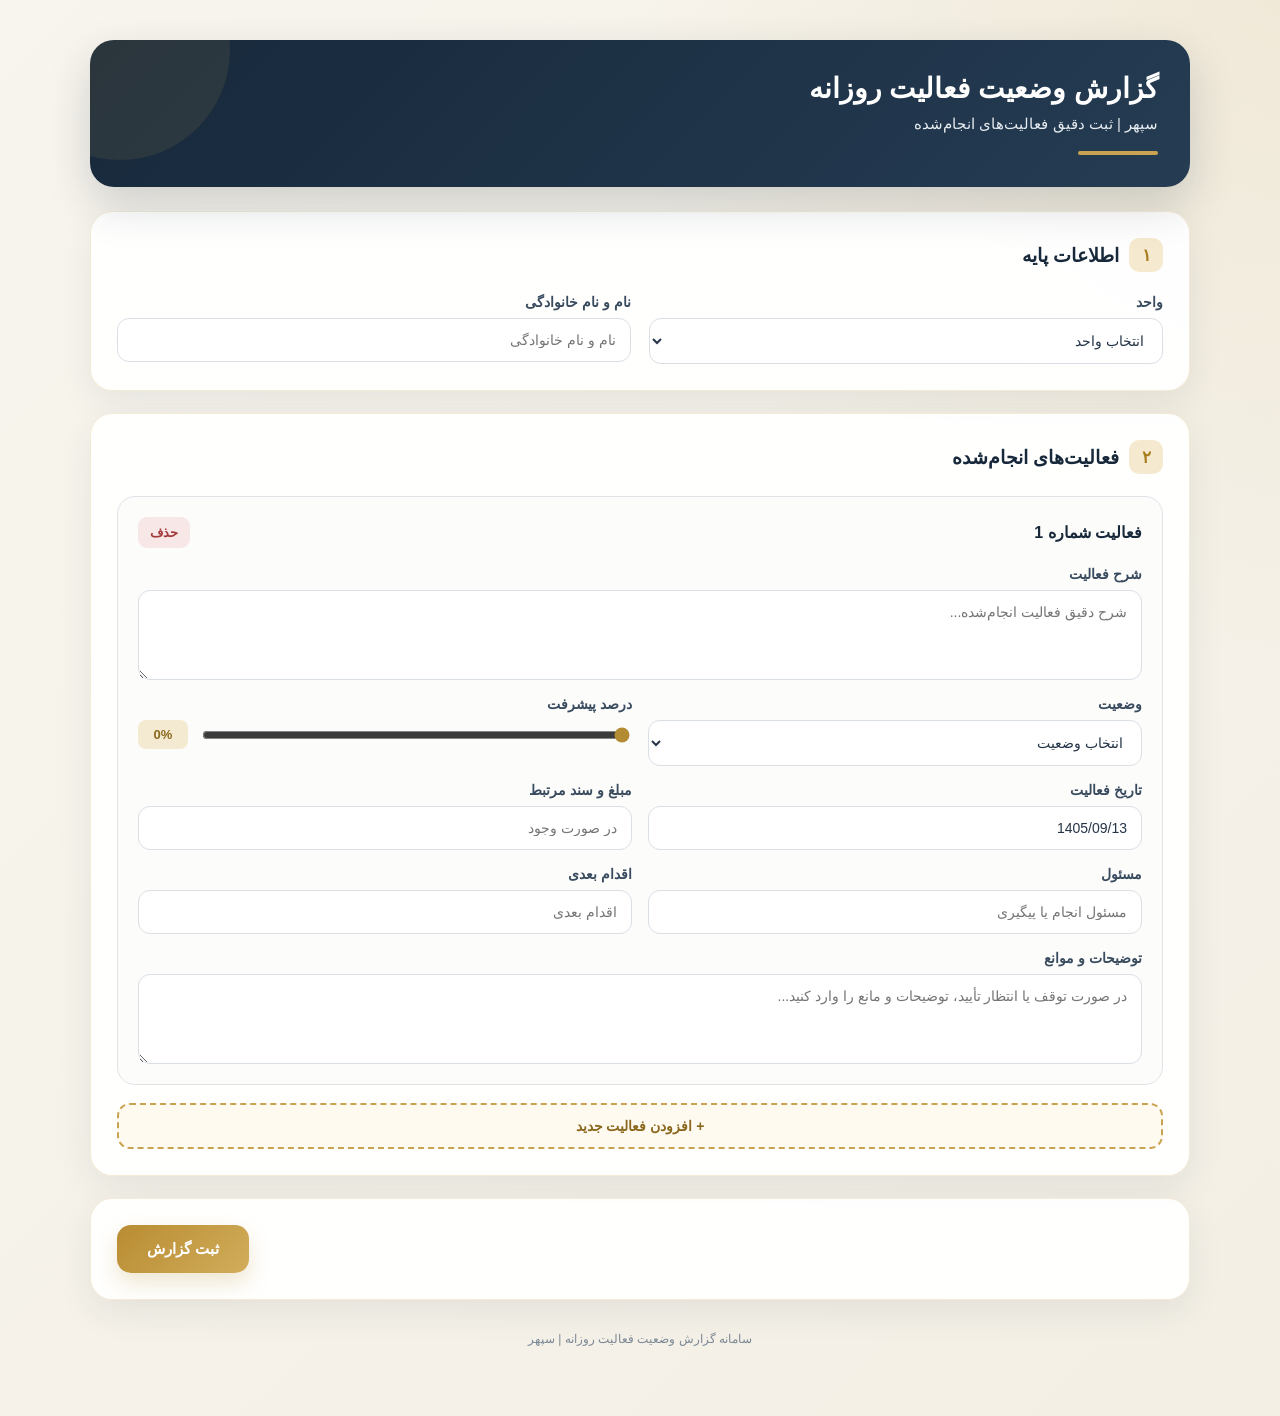
<file: index.html>
<!DOCTYPE html>
<html lang="fa" dir="rtl">
<head>
  <meta charset="UTF-8" />
  <meta name="viewport" content="width=device-width, initial-scale=1.0" />

  <title>گزارش وضعیت فعالیت روزانه | سپهر</title>

  <style>
    * {
      box-sizing: border-box;
    }

    body {
      margin: 0;
      min-height: 100vh;
      font-family: Tahoma, Arial, sans-serif;
      background:
        radial-gradient(circle at top right, rgba(191, 151, 58, 0.10), transparent 35%),
        linear-gradient(135deg, #f8f5ee 0%, #f3efe5 100%);
      color: #1d2b3a;
    }

    .container {
      width: min(1100px, calc(100% - 32px));
      margin: 40px auto;
    }

    .header {
      background: linear-gradient(135deg, #17283a, #253c53);
      color: white;
      border-radius: 24px;
      padding: 32px;
      box-shadow: 0 18px 45px rgba(23, 40, 58, 0.18);
      margin-bottom: 24px;
      position: relative;
      overflow: hidden;
    }

    .header::after {
      content: "";
      position: absolute;
      width: 220px;
      height: 220px;
      border-radius: 50%;
      background: rgba(207, 169, 78, 0.10);
      left: -80px;
      top: -100px;
    }

    .header h1 {
      margin: 0 0 10px;
      font-size: 28px;
      font-weight: 800;
      position: relative;
      z-index: 1;
    }

    .header p {
      margin: 0;
      color: #e8edf2;
      font-size: 15px;
      position: relative;
      z-index: 1;
    }

    .gold-line {
      width: 80px;
      height: 4px;
      border-radius: 10px;
      background: #c9a34f;
      margin: 18px 0 0;
    }

    .card {
      background: rgba(255, 255, 255, 0.95);
      border: 1px solid rgba(201, 163, 79, 0.22);
      border-radius: 22px;
      padding: 26px;
      margin-bottom: 22px;
      box-shadow: 0 12px 35px rgba(30, 45, 60, 0.08);
    }

    .section-title {
      display: flex;
      align-items: center;
      gap: 10px;
      margin: 0 0 22px;
      color: #17283a;
      font-size: 19px;
      font-weight: 800;
    }

    .section-title span {
      width: 34px;
      height: 34px;
      display: flex;
      align-items: center;
      justify-content: center;
      background: #f5ead0;
      color: #a77d20;
      border-radius: 10px;
      font-size: 17px;
    }

    .form-grid {
      display: grid;
      grid-template-columns: 1fr 1fr;
      gap: 18px;
    }

    .field {
      display: flex;
      flex-direction: column;
      gap: 8px;
    }

    .field.full {
      grid-column: 1 / -1;
    }

    label {
      font-size: 14px;
      font-weight: 700;
      color: #394b5e;
    }

    input,
    select,
    textarea {
      width: 100%;
      border: 1px solid #d9dfe5;
      border-radius: 12px;
      padding: 13px 14px;
      font-family: inherit;
      font-size: 14px;
      color: #243447;
      background: #fff;
      outline: none;
      transition: all 0.2s ease;
    }

    input:focus,
    select:focus,
    textarea:focus {
      border-color: #c9a34f;
      box-shadow: 0 0 0 4px rgba(201, 163, 79, 0.10);
    }

    textarea {
      resize: vertical;
      min-height: 90px;
    }

    .activities {
      display: flex;
      flex-direction: column;
      gap: 18px;
    }

    .activity {
      border: 1px solid #e0e4e8;
      border-radius: 18px;
      padding: 20px;
      background: #fcfcfb;
      position: relative;
    }

    .activity-header {
      display: flex;
      justify-content: space-between;
      align-items: center;
      margin-bottom: 18px;
      gap: 10px;
    }

    .activity-number {
      font-weight: 800;
      color: #17283a;
      font-size: 16px;
    }

    .remove-btn {
      border: none;
      background: #f8e7e7;
      color: #a33b3b;
      padding: 8px 12px;
      border-radius: 9px;
      cursor: pointer;
      font-family: inherit;
      font-weight: 700;
    }

    .remove-btn:hover {
      background: #f2d3d3;
    }

    .activity-grid {
      display: grid;
      grid-template-columns: repeat(2, 1fr);
      gap: 16px;
    }

    .activity-grid .full {
      grid-column: 1 / -1;
    }

    .progress-wrapper {
      display: flex;
      align-items: center;
      gap: 12px;
    }

    .progress-wrapper input[type="range"] {
      padding: 0;
      border: none;
      box-shadow: none;
      accent-color: #b38b32;
    }

    .progress-value {
      min-width: 50px;
      text-align: center;
      background: #f4ead1;
      color: #8a681d;
      padding: 7px 9px;
      border-radius: 8px;
      font-weight: 800;
      font-size: 13px;
    }

    .add-btn {
      width: 100%;
      border: 2px dashed #c9a34f;
      background: #fffaf0;
      color: #8a681d;
      border-radius: 13px;
      padding: 13px;
      font-family: inherit;
      font-size: 14px;
      font-weight: 800;
      cursor: pointer;
      margin-top: 18px;
    }

    .add-btn:hover {
      background: #fff5dd;
    }

    .submit-area {
      display: flex;
      justify-content: flex-end;
      align-items: center;
      gap: 15px;
      flex-wrap: wrap;
    }

    .submit-btn {
      border: none;
      border-radius: 14px;
      padding: 15px 30px;
      background: linear-gradient(135deg, #b88c32, #d2ad5b);
      color: white;
      font-family: inherit;
      font-size: 15px;
      font-weight: 800;
      cursor: pointer;
      box-shadow: 0 10px 22px rgba(184, 140, 50, 0.22);
      transition: all 0.2s ease;
    }

    .submit-btn:hover {
      transform: translateY(-2px);
      box-shadow: 0 13px 26px rgba(184, 140, 50, 0.28);
    }

    .submit-btn:disabled {
      opacity: 0.6;
      cursor: not-allowed;
      transform: none;
    }

    .status-message {
      display: none;
      padding: 13px 16px;
      border-radius: 12px;
      font-size: 14px;
      font-weight: 700;
    }

    .status-message.success {
      display: block;
      background: #e8f6ec;
      color: #24703b;
      border: 1px solid #bde5c8;
    }

    .status-message.error {
      display: block;
      background: #fff0f0;
      color: #9b3030;
      border: 1px solid #efc4c4;
    }

    .status-message.loading {
      display: block;
      background: #f1f5f9;
      color: #425466;
      border: 1px solid #d9e0e7;
    }

    .footer {
      text-align: center;
      color: #7a8794;
      font-size: 12px;
      padding: 10px 0 30px;
    }

    @media (max-width: 768px) {
      .container {
        width: min(100% - 20px, 1100px);
        margin: 20px auto;
      }

      .header {
        padding: 24px 20px;
      }

      .header h1 {
        font-size: 22px;
      }

      .card {
        padding: 18px;
      }

      .form-grid,
      .activity-grid {
        grid-template-columns: 1fr;
      }

      .field.full,
      .activity-grid .full {
        grid-column: auto;
      }

      .submit-area {
        flex-direction: column;
        align-items: stretch;
      }

      .submit-btn {
        width: 100%;
      }
    }
  </style>
</head>

<body>

<div class="container">

  <header class="header">
    <h1>گزارش وضعیت فعالیت روزانه</h1>
    <p>سپهر | ثبت دقیق فعالیت‌های انجام‌شده</p>
    <div class="gold-line"></div>
  </header>

  <form id="reportForm">

    <!-- اطلاعات پایه -->
    <section class="card">

      <h2 class="section-title">
        <span>۱</span>
        اطلاعات پایه
      </h2>

      <div class="form-grid">

        <div class="field">
          <label for="unit">
            واحد
          </label>

          <select id="unit" required>
            <option value="">انتخاب واحد</option>
            <option value="0">مارکتینگ</option>
            <option value="1">مالی</option>
            <option value="2">حقوقی</option>
            <option value="3">دفتر مدیر عامل</option>
            <option value="4">منابع انسانی</option>
          </select>
        </div>

        <div class="field">
          <label for="employee">
            نام و نام خانوادگی
          </label>

          <input
            type="text"
            id="employee"
            placeholder="نام و نام خانوادگی"
            autocomplete="name"
            required
          />
        </div>

      </div>
    </section>


    <!-- فعالیت ها -->
    <section class="card">

      <h2 class="section-title">
        <span>۲</span>
        فعالیت‌های انجام‌شده
      </h2>

      <div id="activities" class="activities"></div>

      <button
        type="button"
        class="add-btn"
        id="addActivityBtn"
      >
        + افزودن فعالیت جدید
      </button>

    </section>


    <!-- ارسال -->
    <section class="card">

      <div id="statusMessage" class="status-message"></div>

      <div class="submit-area">

        <button
          type="submit"
          class="submit-btn"
          id="submitBtn"
        >
          ثبت گزارش
        </button>

      </div>

    </section>

  </form>

  <div class="footer">
    سامانه گزارش وضعیت فعالیت روزانه | سپهر
  </div>

</div>


<script>

/* =========================================================
   GOOGLE APPS SCRIPT
   ========================================================= */

const GOOGLE_APPS_SCRIPT_URL =
  'https://script.google.com/macros/s/AKfycbzf80N18t6Fe5T5SQHNmDSaqUEzt9qBaTj2U4WNeESonhiqoJ00KfeF03MOY9C4lycd/exec';


/* =========================================================
   UNIT NAMES
   ========================================================= */

const UNIT_NAMES = [
  'مارکتینگ',
  'مالی',
  'حقوقی',
  'دفتر مدیر عامل',
  'منابع انسانی'
];


/* =========================================================
   ELEMENTS
   ========================================================= */

const reportForm = document.getElementById('reportForm');
const activitiesContainer = document.getElementById('activities');
const addActivityBtn = document.getElementById('addActivityBtn');
const submitBtn = document.getElementById('submitBtn');
const statusMessage = document.getElementById('statusMessage');


/* =========================================================
   JALALI DATE
   ========================================================= */

function gregorianToJalali(gy, gm, gd) {

  const g_d_m = [
    0,
    31,
    59,
    90,
    120,
    151,
    181,
    212,
    243,
    273,
    304,
    334
  ];

  let jy;

  if (gy > 1600) {
    jy = 979;
    gy -= 1600;
  } else {
    jy = 0;
    gy -= 621;
  }

  const gy2 = gm > 2 ? gy + 1 : gy;

  let days =
    365 * gy +
    Math.floor((gy2 + 3) / 4) -
    Math.floor((gy2 + 99) / 100) +
    Math.floor((gy2 + 399) / 400) -
    80 +
    gd +
    g_d_m[gm - 1];

  jy += 33 * Math.floor(days / 12053);

  days %= 12053;

  jy += 4 * Math.floor(days / 1461);

  days %= 1461;

  if (days > 365) {
    jy += Math.floor((days - 1) / 365);
    days = (days - 1) % 365;
  }

  let jm;

  if (days < 186) {
    jm = 1 + Math.floor(days / 31);
  } else {
    jm = 7 + Math.floor((days - 186) / 30);
  }

  const jd =
    1 +
    (days < 186
      ? days % 31
      : (days - 186) % 30);

  return [
    jy,
    String(jm).padStart(2, '0'),
    String(jd).padStart(2, '0')
  ].join('/');
}


function todayJalali() {

  const now = new Date();

  return gregorianToJalali(
    now.getFullYear(),
    now.getMonth() + 1,
    now.getDate()
  );
}


/* =========================================================
   STATUS
   ========================================================= */

function showStatus(message, type) {

  statusMessage.textContent = message;

  statusMessage.className =
    'status-message ' + type;
}


function clearStatus() {

  statusMessage.textContent = '';

  statusMessage.className =
    'status-message';
}


/* =========================================================
   ACTIVITY
   ========================================================= */

let activityCounter = 0;


function createActivity() {

  activityCounter++;

  const activity = document.createElement('div');

  activity.className = 'activity';

  activity.dataset.id = activityCounter;

  activity.innerHTML = `

    <div class="activity-header">

      <div class="activity-number">
        فعالیت شماره ${activityCounter}
      </div>

      <button
        type="button"
        class="remove-btn"
        onclick="removeActivity(this)"
      >
        حذف
      </button>

    </div>


    <div class="activity-grid">

      <div class="field full">

        <label>
          شرح فعالیت
        </label>

        <textarea
          class="description"
          placeholder="شرح دقیق فعالیت انجام‌شده..."
          required
        ></textarea>

      </div>


      <div class="field">

        <label>
          وضعیت
        </label>

        <select class="status" required>

          <option value="">
            انتخاب وضعیت
          </option>

          <option value="انجام شد">
            انجام شد
          </option>

          <option value="در حال انجام">
            در حال انجام
          </option>

          <option value="متوقف شده">
            متوقف شده
          </option>

          <option value="در انتظار تأیید">
            در انتظار تأیید
          </option>

        </select>

      </div>


      <div class="field">

        <label>
          درصد پیشرفت
        </label>

        <div class="progress-wrapper">

          <input
            type="range"
            class="progress"
            min="0"
            max="100"
            step="5"
            value="0"
          />

          <span class="progress-value">
            0%
          </span>

        </div>

      </div>


      <div class="field">

        <label>
          تاریخ فعالیت
        </label>

        <input
          type="text"
          class="activity-date"
          value="${todayJalali()}"
          placeholder="1405/06/29"
          required
        />

      </div>


      <div class="field">

        <label>
          مبلغ و سند مرتبط
        </label>

        <input
          type="text"
          class="document"
          placeholder="در صورت وجود"
        />

      </div>


      <div class="field">

        <label>
          مسئول
        </label>

        <input
          type="text"
          class="responsible"
          placeholder="مسئول انجام یا پیگیری"
        />

      </div>


      <div class="field">

        <label>
          اقدام بعدی
        </label>

        <input
          type="text"
          class="next-action"
          placeholder="اقدام بعدی"
        />

      </div>


      <div class="field full">

        <label>
          توضیحات و موانع
        </label>

        <textarea
          class="notes"
          placeholder="در صورت توقف یا انتظار تأیید، توضیحات و مانع را وارد کنید..."
        ></textarea>

      </div>

    </div>
  `;


  activitiesContainer.appendChild(activity);


  const progress =
    activity.querySelector('.progress');

  const progressValue =
    activity.querySelector('.progress-value');


  progress.addEventListener('input', function () {

    progressValue.textContent =
      this.value + '%';

  });


  const status =
    activity.querySelector('.status');

  const notes =
    activity.querySelector('.notes');


  status.addEventListener('change', function () {

    if (
      this.value === 'متوقف شده' ||
      this.value === 'در انتظار تأیید'
    ) {

      notes.required = true;

      notes.placeholder =
        'برای این وضعیت، توضیحات و مانع الزامی است...';

    } else {

      notes.required = false;

      notes.placeholder =
        'در صورت وجود، توضیحات و موانع را وارد کنید...';

    }

  });

}


/* =========================================================
   REMOVE ACTIVITY
   ========================================================= */

function removeActivity(button) {

  const activity =
    button.closest('.activity');

  if (!activity) return;

  activity.remove();

  renumberActivities();
}


function renumberActivities() {

  const activities =
    document.querySelectorAll('.activity');

  activities.forEach((activity, index) => {

    const title =
      activity.querySelector('.activity-number');

    if (title) {

      title.textContent =
        `فعالیت شماره ${index + 1}`;

    }

  });

}


/* =========================================================
   ADD ACTIVITY
   ========================================================= */

addActivityBtn.addEventListener(
  'click',
  createActivity
);


/* =========================================================
   INITIAL ACTIVITY
   ========================================================= */

createActivity();


/* =========================================================
   VALIDATE
   ========================================================= */

function validateForm() {

  const unit =
    document.getElementById('unit').value;

  const employee =
    document.getElementById('employee').value.trim();


  if (unit === '') {

    showStatus(
      'لطفاً واحد را انتخاب کنید.',
      'error'
    );

    document.getElementById('unit').focus();

    return false;
  }


  if (!employee) {

    showStatus(
      'لطفاً نام و نام خانوادگی را وارد کنید.',
      'error'
    );

    document.getElementById('employee').focus();

    return false;
  }


  const activities =
    document.querySelectorAll('.activity');


  if (activities.length === 0) {

    showStatus(
      'حداقل یک فعالیت باید ثبت شود.',
      'error'
    );

    return false;
  }


  for (let i = 0; i < activities.length; i++) {

    const activity = activities[i];

    const description =
      activity.querySelector('.description').value.trim();

    const status =
      activity.querySelector('.status').value;

    const notes =
      activity.querySelector('.notes').value.trim();


    if (!description) {

      showStatus(
        `شرح فعالیت شماره ${i + 1} را وارد کنید.`,
        'error'
      );

      activity
        .querySelector('.description')
        .focus();

      return false;
    }


    if (!status) {

      showStatus(
        `وضعیت فعالیت شماره ${i + 1} را انتخاب کنید.`,
        'error'
      );

      activity
        .querySelector('.status')
        .focus();

      return false;
    }


    if (
      (
        status === 'متوقف شده' ||
        status === 'در انتظار تأیید'
      ) &&
      !notes
    ) {

      showStatus(
        `برای فعالیت شماره ${i + 1}، توضیحات و موانع الزامی است.`,
        'error'
      );

      activity
        .querySelector('.notes')
        .focus();

      return false;
    }

  }


  return true;
}


/* =========================================================
   BUILD PAYLOAD
   ========================================================= */

function buildPayload() {

  const unitIndex =
    Number(
      document.getElementById('unit').value
    );

  const employee =
    document
      .getElementById('employee')
      .value
      .trim();


  const activityElements =
    document.querySelectorAll('.activity');


  const activities =
    Array.from(activityElements).map(
      activity => {

        return {

          description:
            activity
              .querySelector('.description')
              .value
              .trim(),

          status:
            activity
              .querySelector('.status')
              .value,

          progress:
            Number(
              activity
                .querySelector('.progress')
                .value
            ),

          activityDate:
            activity
              .querySelector('.activity-date')
              .value
              .trim(),

          document:
            activity
              .querySelector('.document')
              .value
              .trim(),

          responsible:
            activity
              .querySelector('.responsible')
              .value
              .trim(),

          nextAction:
            activity
              .querySelector('.next-action')
              .value
              .trim(),

          notes:
            activity
              .querySelector('.notes')
              .value
              .trim()

        };

      }
    );


  return {

    unitIndex,

    employee,

    activities

  };

}


/* =========================================================
   SUBMIT
   ========================================================= */

reportForm.addEventListener(
  'submit',
  async function(event) {

    event.preventDefault();

    clearStatus();


    if (!validateForm()) {

      return;

    }


    const data =
      buildPayload();


    console.log(
      'SEPEHR REPORT PAYLOAD:',
      data
    );


    submitBtn.disabled = true;

    submitBtn.textContent =
      'در حال ارسال...';


    showStatus(
      'در حال ارسال گزارش به سامانه سپهر...',
      'loading'
    );


    try {

      /*
       * IMPORTANT:
       *
       * Google Apps Script
       * با no-cors پاسخ قابل خواندن
       * به JavaScript نمی‌دهد.
       *
       * اما درخواست POST ارسال می‌شود.
       */

      await fetch(
        GOOGLE_APPS_SCRIPT_URL,
        {
          method: 'POST',

          mode: 'no-cors',

          headers: {
            'Content-Type':
              'text/plain;charset=UTF-8'
          },

          body:
            JSON.stringify(data)
        }
      );


      console.log(
        'SEPEHR REPORT: request sent'
      );


      showStatus(
        'گزارش با موفقیت ارسال شد.',
        'success'
      );


      /*
       * فرم بعد از ارسال موفق ظاهری
       * پاک می‌شود.
       */

      document
        .getElementById('employee')
        .value = '';

      document
        .getElementById('unit')
        .value = '';

      activitiesContainer.innerHTML = '';

      activityCounter = 0;

      createActivity();


    } catch (error) {

      console.error(
        'SEPEHR REPORT ERROR:',
        error
      );


      showStatus(
        'ارسال گزارش انجام نشد. لطفاً اتصال اینترنت و آدرس API را بررسی کنید.',
        'error'
      );

    } finally {

      submitBtn.disabled = false;

      submitBtn.textContent =
        'ثبت گزارش';

    }

  }
);


/* =========================================================
   DEBUG
   ========================================================= */

console.log(
  'SEPEHR REPORT APP LOADED'
);

console.log(
  'GOOGLE APPS SCRIPT URL:',
  GOOGLE_APPS_SCRIPT_URL
);

</script>

</body>
</html>
</file>
